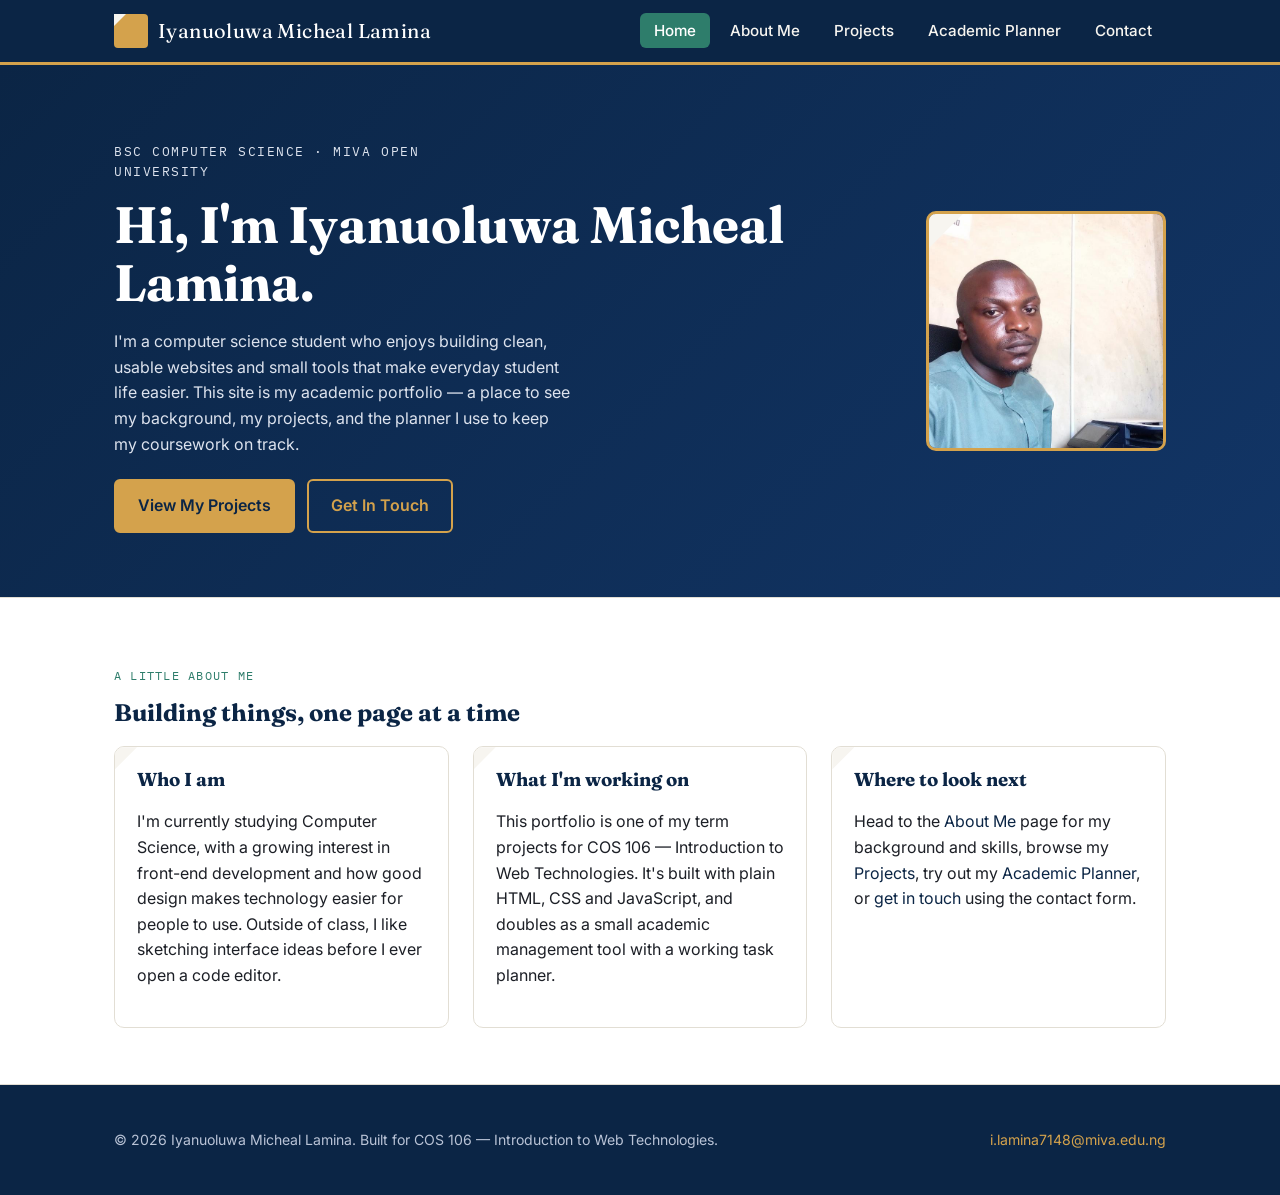
<file: index.html>
<!DOCTYPE html>
<html lang="en">
<head>
  <meta charset="UTF-8">
  <meta name="viewport" content="width=device-width, initial-scale=1.0">
  <title>Iyanuoluwa Micheal Lamina — Student Portfolio</title>

  <!-- External stylesheet: shared by every page in this site -->
  <link rel="stylesheet" href="css/styles.css">

  <!-- Google Fonts used across the site -->
  <link rel="preconnect" href="https://fonts.googleapis.com">
  <link href="https://fonts.googleapis.com/css2?family=Fraunces:wght@500;700&family=Inter:wght@400;500;600&family=IBM+Plex+Mono:wght@400;500&display=swap" rel="stylesheet">
</head>
<body>

  <!-- Skip link for keyboard/screen-reader users -->
  <a class="skip-link" href="#main-content">Skip to main content</a>

  <!-- ============ SITE HEADER / NAVIGATION ============
       This same header (with the same links) appears on every
       page, which is what "wires" the pages together. -->
  <header class="site-header">
    <div class="nav-wrap">
      <a class="brand" href="index.html">
        <span class="brand-mark"></span>
        Iyanuoluwa Micheal Lamina
      </a>
      <nav class="main-nav" aria-label="Main navigation">
        <ul>
          <li><a href="index.html">Home</a></li>
          <li><a href="about.html">About Me</a></li>
          <li><a href="projects.html">Projects</a></li>
          <li><a href="planner.html">Academic Planner</a></li>
          <li><a href="contact.html">Contact</a></li>
        </ul>
      </nav>
    </div>
  </header>

  <main id="main-content">

    <!-- ============ HERO SECTION ============ -->
    <section class="hero">
      <div class="container">
        <div class="hero-text fade-in">
          <p class="hero-eyebrow">BSc Computer Science · MIVA Open University</p>
          <h1>Hi, I'm Iyanuoluwa Micheal Lamina.</h1>
          <p>
            I'm a computer science student who enjoys building clean,
            usable websites and small tools that make everyday student
            life easier. This site is my academic portfolio — a place
            to see my background, my projects, and the planner I use
            to keep my coursework on track.
          </p>
          <div class="hero-ctas">
            <a class="btn" href="projects.html">View My Projects</a>
            <a class="btn btn-outline" href="contact.html">Get In Touch</a>
          </div>
        </div>

        <div class="hero-photo fade-in">
          <div class="id-card-frame">
            <img src="images/me.jpeg" alt="Picture of Iyanuoluwa">
          </div>
        </div>
      </div>
    </section>

    <!-- ============ BRIEF BIOGRAPHY ============ -->
    <section class="alt">
      <div class="container">
        <p class="section-eyebrow">A Little About Me</p>
        <h2>Building things, one page at a time</h2>
        <div class="grid">
          <div class="card">
            <h3>Who I am</h3>
            <p>
              I'm currently studying Computer Science, with a growing
              interest in front-end development and how good design
              makes technology easier for people to use. Outside of
              class, I like sketching interface ideas before I ever
              open a code editor.
            </p>
          </div>
          <div class="card">
            <h3>What I'm working on</h3>
            <p>
              This portfolio is one of my term projects for COS 106 —
              Introduction to Web Technologies. It's built with plain
              HTML, CSS and JavaScript, and doubles as a small academic
              management tool with a working task planner.
            </p>
          </div>
          <div class="card">
            <h3>Where to look next</h3>
            <p>
              Head to the <a href="about.html">About Me</a> page for my
              background and skills, browse my <a href="projects.html">Projects</a>,
              try out my <a href="planner.html">Academic Planner</a>, or
              <a href="contact.html">get in touch</a> using the contact form.
            </p>
          </div>
        </div>
      </div>
    </section>

  </main>

  <!-- ============ SITE FOOTER ============ -->
  <footer class="site-footer">
    <div class="container">
      <p>&copy; 2026 Iyanuoluwa Micheal Lamina. Built for COS 106 — Introduction to Web Technologies.</p>
      <p><a href="contact.html">i.lamina7148@miva.edu.ng</a></p>
    </div>
  </footer>

  <!-- External JavaScript, shared by every page -->
  <script src="js/script.js"></script>
</body>
</html>
</file>
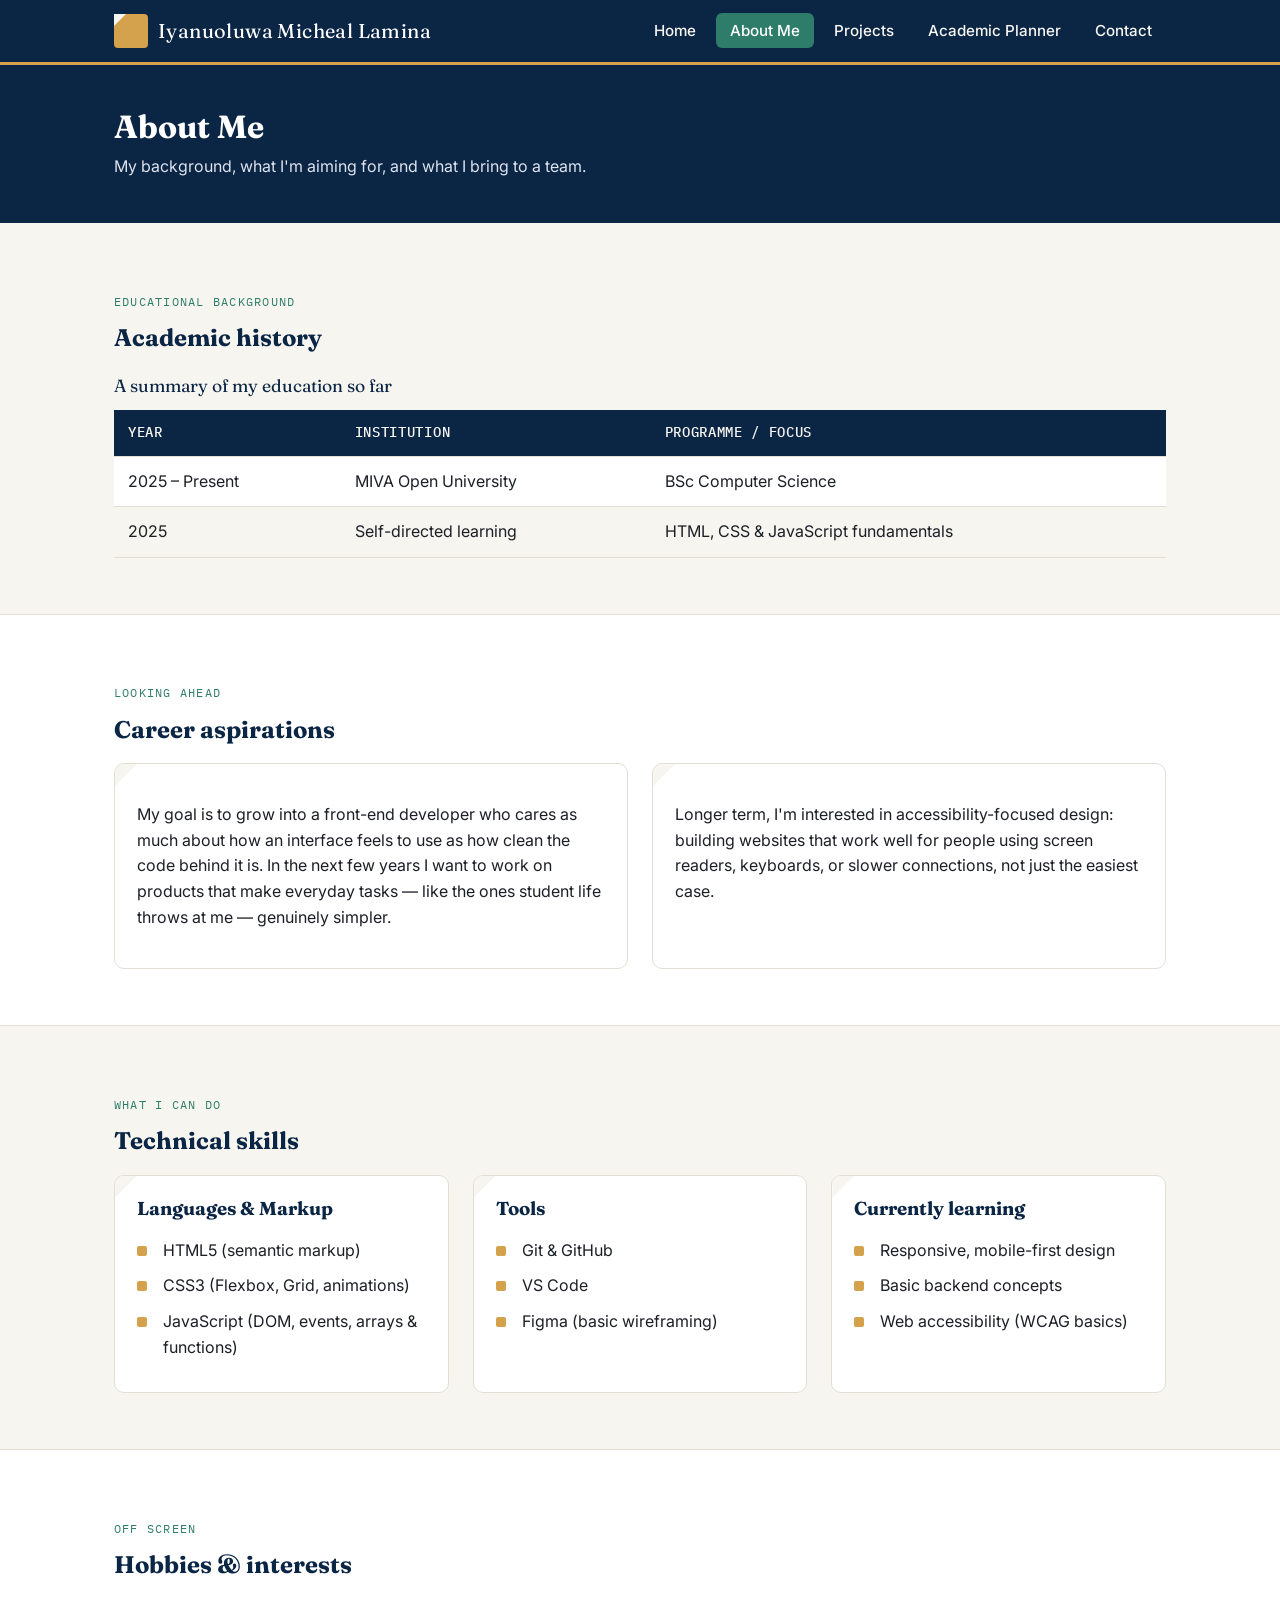
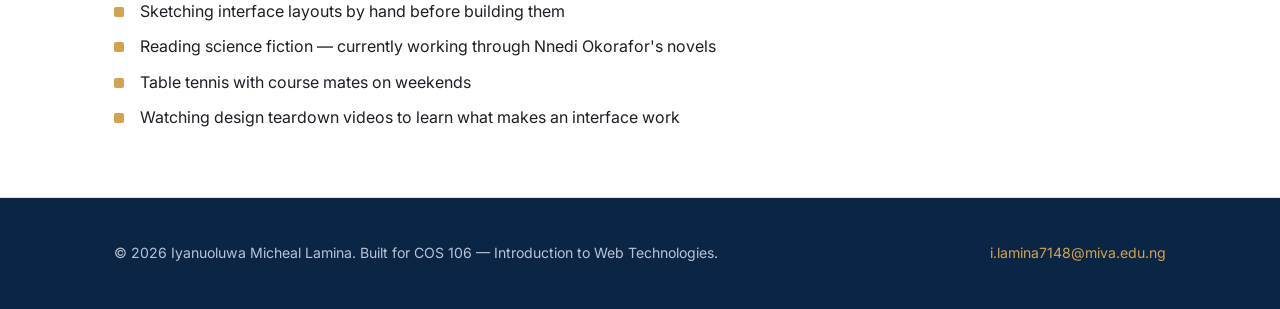
<file: about.html>
<!DOCTYPE html>
<html lang="en">
<head>
  <meta charset="UTF-8">
  <meta name="viewport" content="width=device-width, initial-scale=1.0">
  <title>About Me — Iyanuoluwa Micheal Lamina</title>
  <link rel="stylesheet" href="css/styles.css">
  <link rel="preconnect" href="https://fonts.googleapis.com">
  <link href="https://fonts.googleapis.com/css2?family=Fraunces:wght@500;700&family=Inter:wght@400;500;600&family=IBM+Plex+Mono:wght@400;500&display=swap" rel="stylesheet">
</head>
<body>

  <a class="skip-link" href="#main-content">Skip to main content</a>

  <header class="site-header">
    <div class="nav-wrap">
      <a class="brand" href="index.html">
        <span class="brand-mark"></span>
        Iyanuoluwa Micheal Lamina
      </a>
      <nav class="main-nav" aria-label="Main navigation">
        <ul>
          <li><a href="index.html">Home</a></li>
          <li><a href="about.html">About Me</a></li>
          <li><a href="projects.html">Projects</a></li>
          <li><a href="planner.html">Academic Planner</a></li>
          <li><a href="contact.html">Contact</a></li>
        </ul>
      </nav>
    </div>
  </header>

  <main id="main-content">

    <div class="page-header">
      <div class="container">
        <h1>About Me</h1>
        <p>My background, what I'm aiming for, and what I bring to a team.</p>
      </div>
    </div>

    <!-- Educational background -->
    <section>
      <div class="container">
        <p class="section-eyebrow">Educational Background</p>
        <h2>Academic history</h2>
        <table>
          <caption>A summary of my education so far</caption>
          <thead>
            <tr>
              <th scope="col">Year</th>
              <th scope="col">Institution</th>
              <th scope="col">Programme / Focus</th>
            </tr>
          </thead>
          <tbody>
            <tr>
              <td>2025 – Present</td>
              <td>MIVA Open University</td>
              <td>BSc Computer Science</td>
            </tr>
            <tr>
              <td>2025</td>
              <td>Self-directed learning</td>
              <td>HTML, CSS &amp; JavaScript fundamentals</td>
            </tr>
          </tbody>
        </table>
      </div>
    </section>

    <!-- Career aspirations -->
    <section class="alt">
      <div class="container">
        <p class="section-eyebrow">Looking Ahead</p>
        <h2>Career aspirations</h2>
        <div class="grid">
          <div class="card">
            <p>
              My goal is to grow into a front-end developer who cares as
              much about how an interface feels to use as how clean the
              code behind it is. In the next few years I want to work on
              products that make everyday tasks — like the ones student
              life throws at me — genuinely simpler.
            </p>
          </div>
          <div class="card">
            <p>
              Longer term, I'm interested in accessibility-focused design:
              building websites that work well for people using screen
              readers, keyboards, or slower connections, not just the
              easiest case.
            </p>
          </div>
        </div>
      </div>
    </section>

    <!-- Technical skills -->
    <section>
      <div class="container">
        <p class="section-eyebrow">What I Can Do</p>
        <h2>Technical skills</h2>
        <div class="grid">
          <div class="card">
            <h3>Languages &amp; Markup</h3>
            <ul class="tick-list">
              <li>HTML5 (semantic markup)</li>
              <li>CSS3 (Flexbox, Grid, animations)</li>
              <li>JavaScript (DOM, events, arrays &amp; functions)</li>
            </ul>
          </div>
          <div class="card">
            <h3>Tools</h3>
            <ul class="tick-list">
              <li>Git &amp; GitHub</li>
              <li>VS Code</li>
              <li>Figma (basic wireframing)</li>
            </ul>
          </div>
          <div class="card">
            <h3>Currently learning</h3>
            <ul class="tick-list">
              <li>Responsive, mobile-first design</li>
              <li>Basic backend concepts</li>
              <li>Web accessibility (WCAG basics)</li>
            </ul>
          </div>
        </div>
      </div>
    </section>

    <!-- Hobbies and interests -->
    <section class="alt">
      <div class="container">
        <p class="section-eyebrow">Off Screen</p>
        <h2>Hobbies &amp; interests</h2>
        <ul class="tick-list">
          <li>Sketching interface layouts by hand before building them</li>
          <li>Reading science fiction — currently working through Nnedi Okorafor's novels</li>
          <li>Table tennis with course mates on weekends</li>
          <li>Watching design teardown videos to learn what makes an interface work</li>
        </ul>
      </div>
    </section>

  </main>

  <footer class="site-footer">
    <div class="container">
      <p>&copy; 2026 Iyanuoluwa Micheal Lamina. Built for COS 106 — Introduction to Web Technologies.</p>
      <p><a href="contact.html">i.lamina7148@miva.edu.ng</a></p>
    </div>
  </footer>

  <script src="js/script.js"></script>
</body>
</html>
</file>
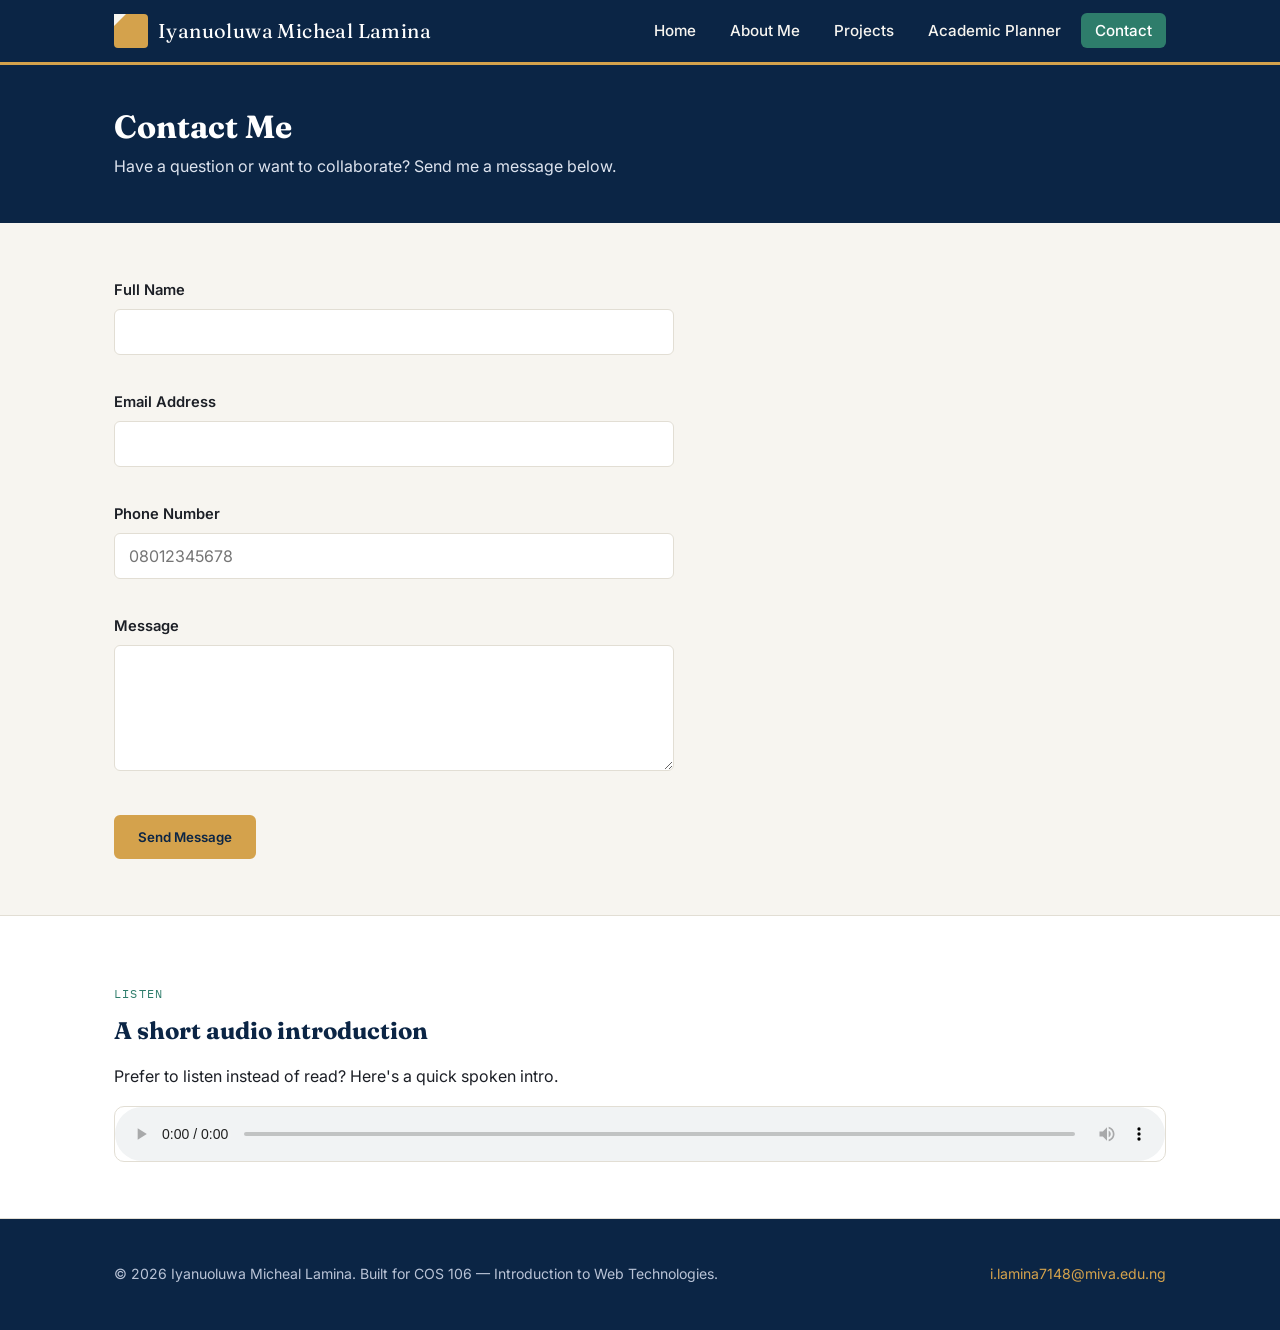
<file: contact.html>
<!DOCTYPE html>
<html lang="en">
<head>
  <meta charset="UTF-8">
  <meta name="viewport" content="width=device-width, initial-scale=1.0">
  <title>Contact — Iyanuoluwa Micheal Lamina</title>
  <link rel="stylesheet" href="css/styles.css">
  <link rel="preconnect" href="https://fonts.googleapis.com">
  <link href="https://fonts.googleapis.com/css2?family=Fraunces:wght@500;700&family=Inter:wght@400;500;600&family=IBM+Plex+Mono:wght@400;500&display=swap" rel="stylesheet">
</head>
<body>

  <a class="skip-link" href="#main-content">Skip to main content</a>

  <header class="site-header">
    <div class="nav-wrap">
      <a class="brand" href="index.html">
        <span class="brand-mark"></span>
        Iyanuoluwa Micheal Lamina
      </a>
      <nav class="main-nav" aria-label="Main navigation">
        <ul>
          <li><a href="index.html">Home</a></li>
          <li><a href="about.html">About Me</a></li>
          <li><a href="projects.html">Projects</a></li>
          <li><a href="planner.html">Academic Planner</a></li>
          <li><a href="contact.html">Contact</a></li>
        </ul>
      </nav>
    </div>
  </header>

  <main id="main-content">

    <div class="page-header">
      <div class="container">
        <h1>Contact Me</h1>
        <p>Have a question or want to collaborate? Send me a message below.</p>
      </div>
    </div>

    <section>
      <div class="container">

        <!-- Success message, shown by JavaScript after a valid submission -->
        <div id="form-success" role="status"></div>

        <!-- The form itself. JavaScript in js/script.js validates it
             on submit: no empty fields, valid email, digits-only phone. -->
        <form id="contact-form" class="contact-form" novalidate>

          <div class="form-field">
            <label for="name">Full Name</label>
            <input type="text" id="name" name="name" autocomplete="name">
            <p class="form-error"></p>
          </div>

          <div class="form-field">
            <label for="email">Email Address</label>
            <input type="text" id="email" name="email" autocomplete="email">
            <p class="form-error"></p>
          </div>

          <div class="form-field">
            <label for="phone">Phone Number</label>
            <input type="text" id="phone" name="phone" autocomplete="tel" placeholder="08012345678">
            <p class="form-error"></p>
          </div>

          <div class="form-field">
            <label for="message">Message</label>
            <textarea id="message" name="message" rows="5"></textarea>
            <p class="form-error"></p>
          </div>

          <button type="submit" class="btn">Send Message</button>
        </form>

      </div>
    </section>

    <!-- Multimedia requirement: a short audio introduction -->
    <section class="alt">
      <div class="container">
        <p class="section-eyebrow">Listen</p>
        <h2>A short audio introduction</h2>
        <p>Prefer to listen instead of read? Here's a quick spoken intro.</p>
        <div class="media-wrap">
          <audio controls>
            <source src="https://www.soundhelix.com/examples/mp3/SoundHelix-Song-1.mp3" type="audio/mpeg">
            Your browser does not support the audio element.
          </audio>
        </div>
      </div>
    </section>

  </main>

  <footer class="site-footer">
    <div class="container">
      <p>&copy; 2026 Iyanuoluwa Micheal Lamina. Built for COS 106 — Introduction to Web Technologies.</p>
      <p><a href="contact.html">i.lamina7148@miva.edu.ng</a></p>
    </div>
  </footer>

  <script src="js/script.js"></script>
</body>
</html>
</file>
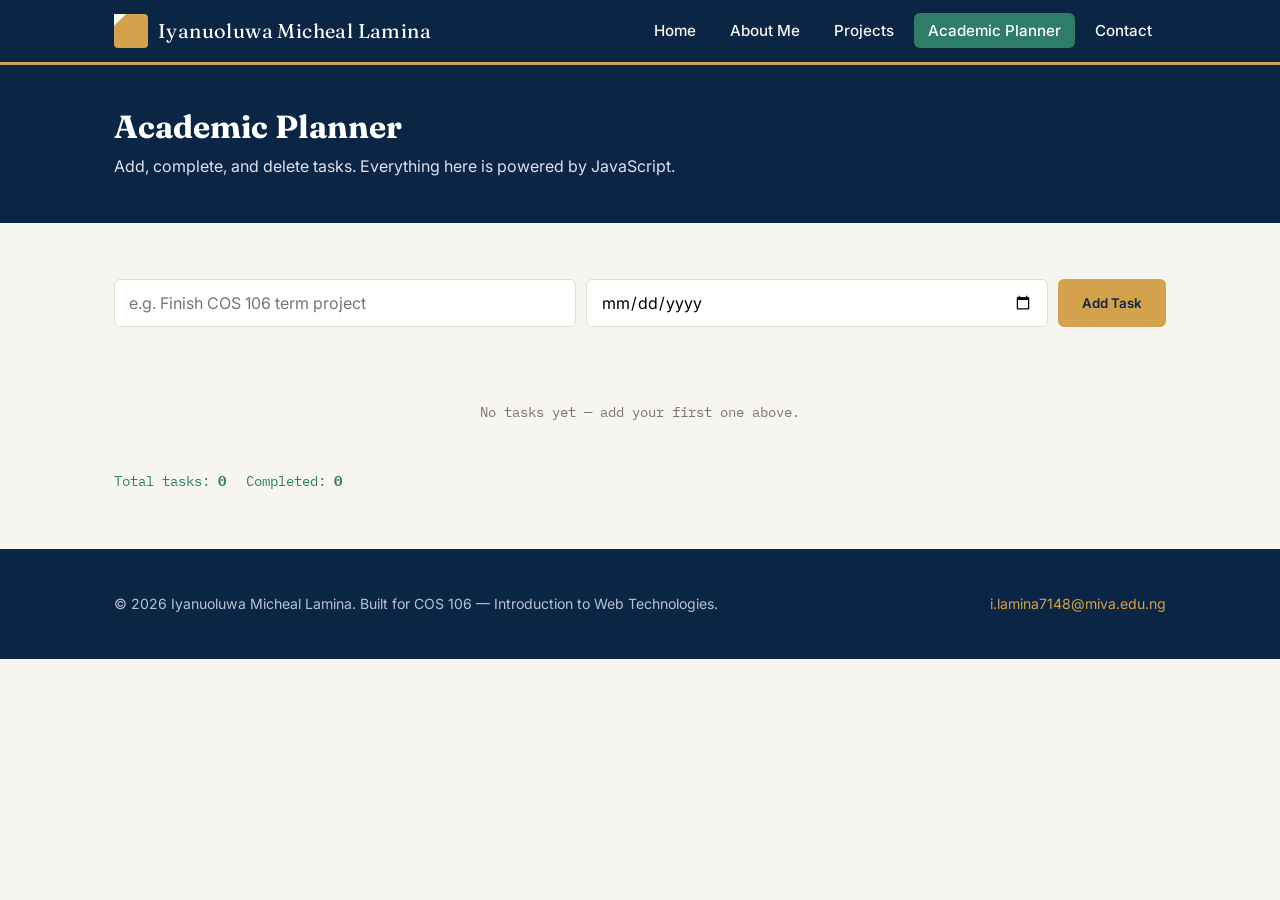
<file: planner.html>
<!DOCTYPE html>
<html lang="en">
<head>
  <meta charset="UTF-8">
  <meta name="viewport" content="width=device-width, initial-scale=1.0">
  <title>Academic Planner — Iyanuoluwa Micheal Lamina</title>
  <link rel="stylesheet" href="css/styles.css">
  <link rel="preconnect" href="https://fonts.googleapis.com">
  <link href="https://fonts.googleapis.com/css2?family=Fraunces:wght@500;700&family=Inter:wght@400;500;600&family=IBM+Plex+Mono:wght@400;500&display=swap" rel="stylesheet">
</head>
<body>

  <a class="skip-link" href="#main-content">Skip to main content</a>

  <header class="site-header">
    <div class="nav-wrap">
      <a class="brand" href="index.html">
        <span class="brand-mark"></span>
        Iyanuoluwa Micheal Lamina
      </a>
      <nav class="main-nav" aria-label="Main navigation">
        <ul>
          <li><a href="index.html">Home</a></li>
          <li><a href="about.html">About Me</a></li>
          <li><a href="projects.html">Projects</a></li>
          <li><a href="planner.html">Academic Planner</a></li>
          <li><a href="contact.html">Contact</a></li>
        </ul>
      </nav>
    </div>
  </header>

  <main id="main-content">

    <div class="page-header">
      <div class="container">
        <h1>Academic Planner</h1>
        <p>Add, complete, and delete tasks. Everything here is powered by JavaScript.</p>
      </div>
    </div>

    <section>
      <div class="container">

        <!-- Form for adding a new task. JavaScript intercepts the
             submit event so the page never actually reloads. -->
        <form id="task-form" class="planner-form">
          <label class="visually-hidden" for="task-input">Task description</label>
          <input
            type="text"
            id="task-input"
            name="task"
            placeholder="e.g. Finish COS 106 term project"
            required
          >

          <label class="visually-hidden" for="task-due-input">Due date</label>
          <input
            type="date"
            id="task-due-input"
            name="due"
          >

          <button type="submit" class="btn">Add Task</button>
        </form>

        <!-- Tasks are rendered into this list by js/script.js -->
        <ul id="task-list"></ul>

        <!-- Shown by JavaScript only when the task list is empty -->
        <p id="planner-empty" class="planner-empty">No tasks yet — add your first one above.</p>

        <!-- Live summary, updated by JavaScript every time the list changes -->
        <div class="planner-stats">
          <span>Total tasks: <strong id="stat-total">0</strong></span>
          <span>Completed: <strong id="stat-done">0</strong></span>
        </div>

      </div>
    </section>

  </main>

  <footer class="site-footer">
    <div class="container">
      <p>&copy; 2026 Iyanuoluwa Micheal Lamina. Built for COS 106 — Introduction to Web Technologies.</p>
      <p><a href="contact.html">i.lamina7148@miva.edu.ng</a></p>
    </div>
  </footer>

  <script src="js/script.js"></script>
</body>
</html>
</file>
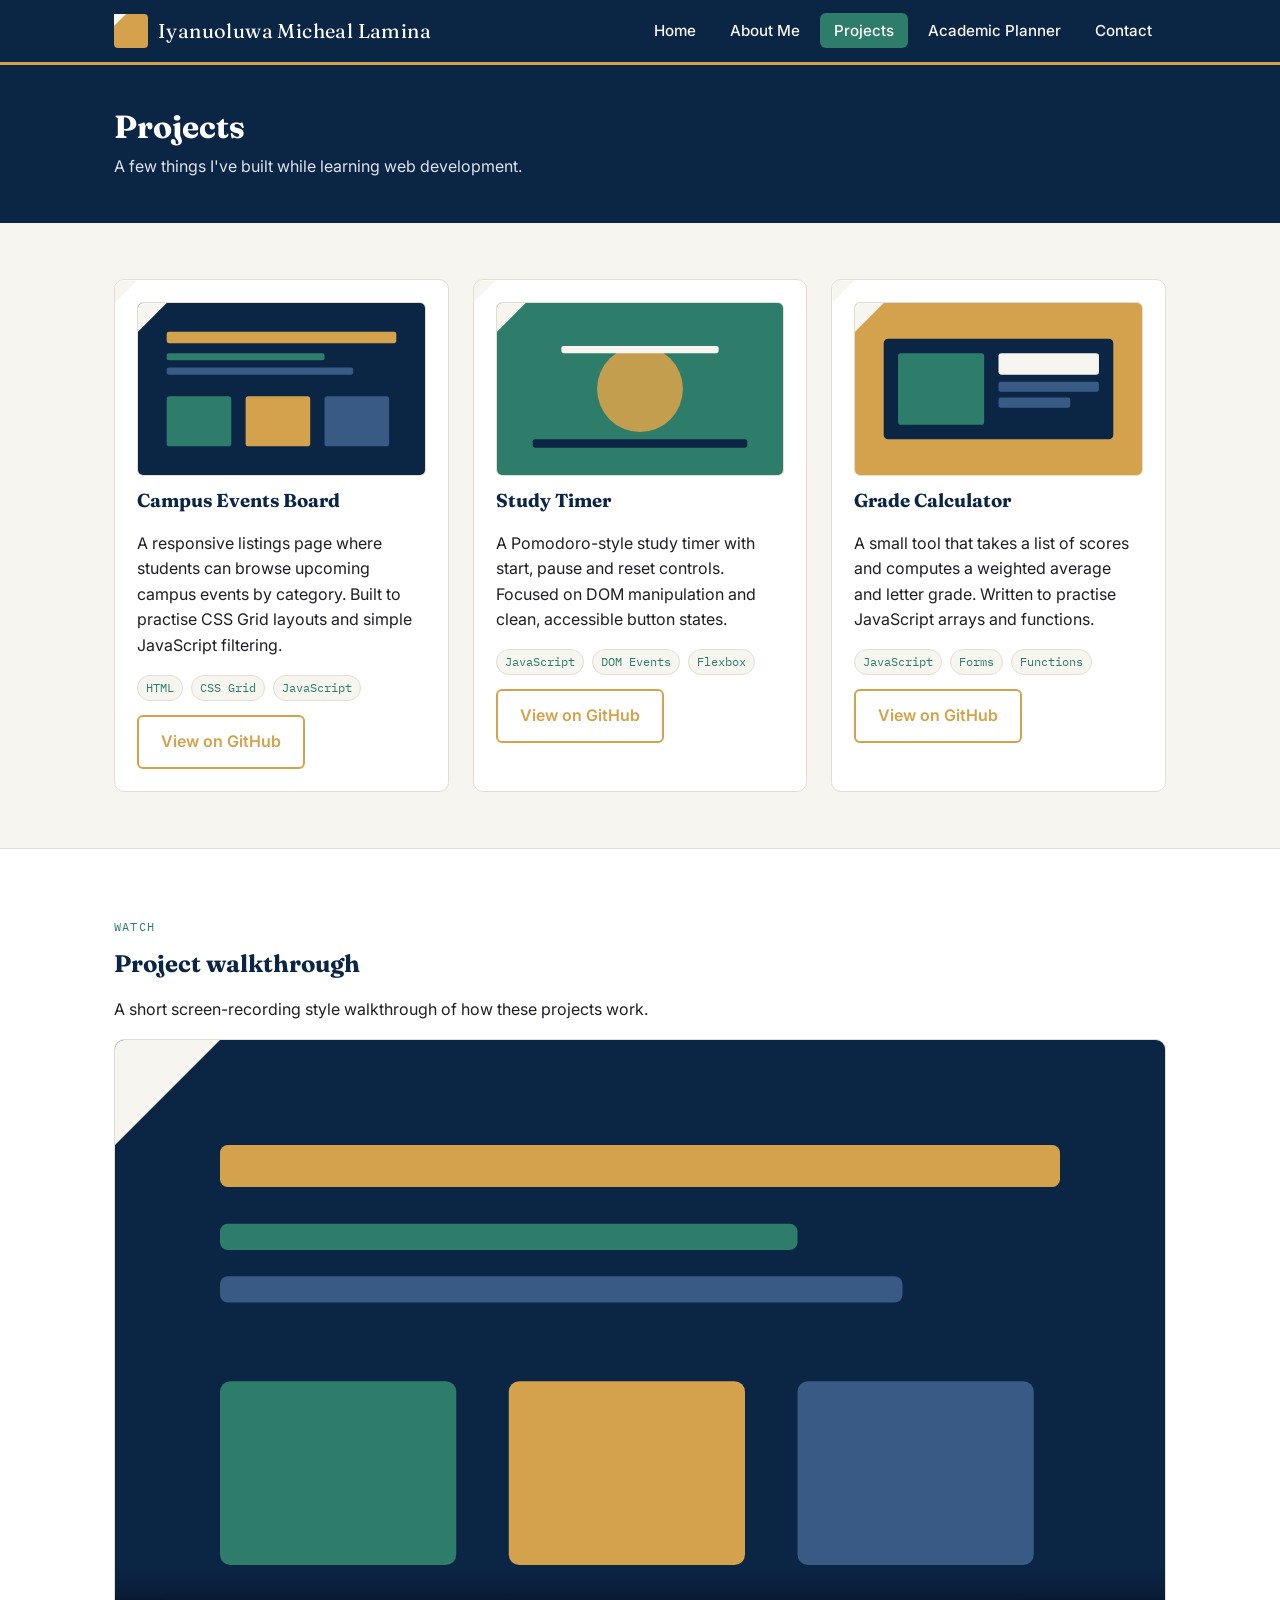
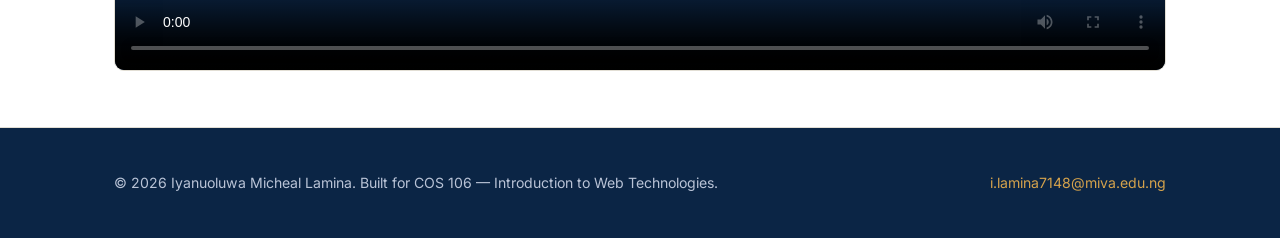
<file: projects.html>
<!DOCTYPE html>
<html lang="en">
<head>
  <meta charset="UTF-8">
  <meta name="viewport" content="width=device-width, initial-scale=1.0">
  <title>Projects — Iyanuoluwa Micheal Lamina</title>
  <link rel="stylesheet" href="css/styles.css">
  <link rel="preconnect" href="https://fonts.googleapis.com">
  <link href="https://fonts.googleapis.com/css2?family=Fraunces:wght@500;700&family=Inter:wght@400;500;600&family=IBM+Plex+Mono:wght@400;500&display=swap" rel="stylesheet">
</head>
<body>

  <a class="skip-link" href="#main-content">Skip to main content</a>

  <header class="site-header">
    <div class="nav-wrap">
      <a class="brand" href="index.html">
        <span class="brand-mark"></span>
        Iyanuoluwa Micheal Lamina
      </a>
      <nav class="main-nav" aria-label="Main navigation">
        <ul>
          <li><a href="index.html">Home</a></li>
          <li><a href="about.html">About Me</a></li>
          <li><a href="projects.html">Projects</a></li>
          <li><a href="planner.html">Academic Planner</a></li>
          <li><a href="contact.html">Contact</a></li>
        </ul>
      </nav>
    </div>
  </header>

  <main id="main-content">

    <div class="page-header">
      <div class="container">
        <h1>Projects</h1>
        <p>A few things I've built while learning web development.</p>
      </div>
    </div>

    <section>
      <div class="container">
        <div class="grid">

          <!-- Project 1 -->
          <article class="card project-card">
            <img src="images/project1.svg" alt="Screenshot placeholder for the Campus Events Board project">
            <h3>Campus Events Board</h3>
            <p>
              A responsive listings page where students can browse upcoming
              campus events by category. Built to practise CSS Grid layouts
              and simple JavaScript filtering.
            </p>
            <div class="project-tags">
              <span class="tag">HTML</span>
              <span class="tag">CSS Grid</span>
              <span class="tag">JavaScript</span>
            </div>
            <a class="btn btn-outline" href="https://micheal7148-stack.github.io/student-portfolio/" target="_blank" rel="noopener">View on GitHub</a>
          </article>

          <!-- Project 2 -->
          <article class="card project-card">
            <img src="images/project2.svg" alt="Screenshot placeholder for the Study Timer project">
            <h3>Study Timer</h3>
            <p>
              A Pomodoro-style study timer with start, pause and reset
              controls. Focused on DOM manipulation and clean, accessible
              button states.
            </p>
            <div class="project-tags">
              <span class="tag">JavaScript</span>
              <span class="tag">DOM Events</span>
              <span class="tag">Flexbox</span>
            </div>
            <a class="btn btn-outline" href="https://micheal7148-stack.github.io/student-portfolio/" target="_blank" rel="noopener">View on GitHub</a>
          </article>

          <!-- Project 3 -->
          <article class="card project-card">
            <img src="images/project3.svg" alt="Screenshot placeholder for the Grade Calculator project">
            <h3>Grade Calculator</h3>
            <p>
              A small tool that takes a list of scores and computes a
              weighted average and letter grade. Written to practise
              JavaScript arrays and functions.
            </p>
            <div class="project-tags">
              <span class="tag">JavaScript</span>
              <span class="tag">Forms</span>
              <span class="tag">Functions</span>
            </div>
            <a class="btn btn-outline" href="https://micheal7148-stack.github.io/student-portfolio/" target="_blank" rel="noopener">View on GitHub</a>
          </article>

        </div>
      </div>
    </section>

    <!-- Multimedia requirement: a short video walkthrough -->
    <section class="alt">
      <div class="container">
        <p class="section-eyebrow">Watch</p>
        <h2>Project walkthrough</h2>
        <p>A short screen-recording style walkthrough of how these projects work.</p>
        <div class="media-wrap">
          <video controls poster="images/project1.svg">
            <source src="https://www.w3schools.com/html/mov_bbb.mp4" type="video/mp4">
            Your browser does not support the video tag.
          </video>
        </div>
      </div>
    </section>

  </main>

  <footer class="site-footer">
    <div class="container">
      <p>&copy; 2026 Iyanuoluwa Micheal Lamina. Built for COS 106 — Introduction to Web Technologies.</p>
      <p><a href="contact.html">i.lamina7148@miva.edu.ng</a></p>
    </div>
  </footer>

  <script src="js/script.js"></script>
</body>
</html>
</file>
<file: css/styles.css>
/* ============================================================
   COS 106 TERM PROJECT — SHARED STYLESHEET
   This one file is linked from every page (index, about, projects,
   planner, contact) so the whole site shares one consistent look.
   Design language: an "academic ID card" motif — a navy/gold/teal
   palette with a corner notch on cards, echoing a student ID badge.
   ============================================================ */

/* ---------- Design tokens (colours, fonts, spacing) ---------- */
:root {
  --navy: #0B2545;      /* primary brand colour */
  --navy-light: #123566;
  --gold: #D4A24C;      /* accent colour */
  --teal: #2E7D6B;      /* secondary accent */
  --cream: #F7F5F0;     /* page background */
  --ink: #1C1F26;       /* main text colour */
  --line: #E2DED4;      /* borders / dividers */
  --white: #FFFFFF;

  --font-display: "Fraunces", Georgia, serif;
  --font-body: "Inter", Arial, sans-serif;
  --font-mono: "IBM Plex Mono", "Courier New", monospace;

  --radius: 10px;
  --max-width: 1100px;
}

/* ---------- Reset / base ---------- */
* {
  box-sizing: border-box;
}

html {
  scroll-behavior: smooth;
}

body {
  margin: 0;
  font-family: var(--font-body);
  background: var(--cream);
  color: var(--ink);
  line-height: 1.6;
}

img {
  max-width: 100%;
  display: block;
}

a {
  color: var(--navy);
  text-decoration: none;
}

h1, h2, h3, h4 {
  font-family: var(--font-display);
  color: var(--navy);
  line-height: 1.15;
  margin-top: 0;
}

.container {
  max-width: var(--max-width);
  margin: 0 auto;
  padding: 0 24px;
}

/* ---------- Visually hidden (screen-reader-only labels) ---------- */
.visually-hidden {
  position: absolute;
  width: 1px;
  height: 1px;
  overflow: hidden;
  clip: rect(0 0 0 0);
  white-space: nowrap;
}

/* ---------- Skip link (accessibility) ---------- */
.skip-link {
  position: absolute;
  left: -999px;
  top: 0;
  background: var(--gold);
  color: var(--navy);
  padding: 10px 16px;
  z-index: 100;
}
.skip-link:focus {
  left: 12px;
  top: 12px;
}

/* ---------- Site header / navigation ---------- */
.site-header {
  background: var(--navy);
  position: sticky;
  top: 0;
  z-index: 50;
  border-bottom: 3px solid var(--gold);
}

.nav-wrap {
  display: flex;
  align-items: center;
  justify-content: space-between;
  padding: 14px 24px;
  max-width: var(--max-width);
  margin: 0 auto;
  flex-wrap: wrap;
  gap: 12px;
}

.brand {
  display: flex;
  align-items: center;
  gap: 10px;
  color: var(--white);
  font-family: var(--font-display);
  font-size: 1.25rem;
  letter-spacing: 0.02em;
}

.brand .brand-mark {
  width: 34px;
  height: 34px;
  background: var(--gold);
  border-radius: 4px;
  position: relative;
  flex-shrink: 0;
}
.brand .brand-mark::before {
  content: "";
  position: absolute;
  top: 0; left: 0;
  width: 12px; height: 12px;
  background: var(--cream);
  clip-path: polygon(0 0, 100% 0, 0 100%);
}

.main-nav ul {
  list-style: none;
  display: flex;
  gap: 6px;
  margin: 0;
  padding: 0;
  flex-wrap: wrap;
}

.main-nav a {
  color: var(--cream);
  padding: 8px 14px;
  border-radius: 6px;
  font-size: 0.95rem;
  font-weight: 500;
  transition: background 0.2s ease, color 0.2s ease;
}

.main-nav a:hover,
.main-nav a:focus {
  background: var(--gold);
  color: var(--navy);
}

.main-nav a[aria-current="page"] {
  background: var(--teal);
  color: var(--white);
}

/* ---------- Hero (homepage) ---------- */
.hero {
  background: linear-gradient(135deg, var(--navy) 0%, var(--navy-light) 100%);
  color: var(--cream);
  padding: 64px 0;
}

.hero .container {
  display: flex;
  align-items: center;
  gap: 48px;
  flex-wrap: wrap;
}

.hero-text {
  flex: 1 1 360px;
}

.hero-eyebrow {
  font-family: var(--font-mono);
  text-transform: uppercase;
  letter-spacing: 0.12em;
  color: var(--gold);
  font-size: 0.8rem;
}

.hero h1 {
  color: var(--white);
  font-size: clamp(2rem, 5vw, 3.2rem);
  margin: 10px 0 14px;
}

.hero p {
  max-width: 46ch;
  color: #DDE3EE;
}

.hero-photo {
  flex: 0 0 240px;
}

/* the ID-card frame reused around the profile photo */
.id-card-frame {
  border: 3px solid var(--gold);
  border-radius: var(--radius);
  overflow: hidden;
  position: relative;
  background: var(--navy);
}

.id-card-frame::after {
  content: "";
  position: absolute;
  top: 0; left: 0;
  width: 34px; height: 34px;
  background: var(--cream);
  clip-path: polygon(0 0, 100% 0, 0 100%);
}

.btn {
  display: inline-block;
  font-family: var(--font-body);
  font-weight: 600;
  padding: 12px 22px;
  border-radius: 6px;
  border: 2px solid var(--gold);
  background: var(--gold);
  color: var(--navy);
  cursor: pointer;
  transition: transform 0.15s ease, box-shadow 0.15s ease;
}

.btn:hover,
.btn:focus {
  transform: translateY(-2px);
  box-shadow: 0 6px 14px rgba(0,0,0,0.18);
}

.btn.btn-outline {
  background: transparent;
  color: var(--gold);
}

.btn.btn-outline:hover {
  background: var(--gold);
  color: var(--navy);
}

.hero-ctas {
  display: flex;
  gap: 12px;
  margin-top: 22px;
  flex-wrap: wrap;
}

/* ---------- Generic page header (non-homepage) ---------- */
.page-header {
  background: var(--navy);
  color: var(--cream);
  padding: 44px 0;
}

.page-header h1 {
  color: var(--white);
  margin-bottom: 8px;
}

.page-header p {
  color: #DDE3EE;
  margin: 0;
}

/* ---------- Sections ---------- */
section {
  padding: 56px 0;
}

section.alt {
  background: var(--white);
  border-top: 1px solid var(--line);
  border-bottom: 1px solid var(--line);
}

.section-eyebrow {
  font-family: var(--font-mono);
  color: var(--teal);
  text-transform: uppercase;
  font-size: 0.78rem;
  letter-spacing: 0.1em;
}

/* ---------- Cards (used for bio blurb, project cards, tasks) ---------- */
.card {
  background: var(--white);
  border: 1px solid var(--line);
  border-radius: var(--radius);
  padding: 22px;
  position: relative;
  overflow: hidden;
}

.card::before {
  content: "";
  position: absolute;
  top: 0; left: 0;
  width: 22px; height: 22px;
  background: var(--cream);
  clip-path: polygon(0 0, 100% 0, 0 100%);
}

.grid {
  display: flex;
  flex-wrap: wrap;
  gap: 24px;
}

.grid > * {
  flex: 1 1 260px;
}

/* ---------- Lists with a small gold marker ---------- */
.tick-list {
  list-style: none;
  padding: 0;
  margin: 0;
}

.tick-list li {
  padding-left: 26px;
  position: relative;
  margin-bottom: 10px;
}

.tick-list li::before {
  content: "";
  position: absolute;
  left: 0;
  top: 8px;
  width: 10px;
  height: 10px;
  background: var(--gold);
  border-radius: 2px;
}

/* ---------- Tables ---------- */
table {
  width: 100%;
  border-collapse: collapse;
  background: var(--white);
}

caption {
  caption-side: top;
  text-align: left;
  font-family: var(--font-display);
  font-size: 1.1rem;
  color: var(--navy);
  margin-bottom: 10px;
}

th, td {
  text-align: left;
  padding: 12px 14px;
  border-bottom: 1px solid var(--line);
}

th {
  background: var(--navy);
  color: var(--cream);
  font-family: var(--font-mono);
  font-weight: 500;
  font-size: 0.85rem;
  text-transform: uppercase;
  letter-spacing: 0.05em;
}

tbody tr:nth-child(even) {
  background: var(--cream);
}

/* ---------- Project cards ---------- */
.project-card img {
  border-radius: 6px;
  margin-bottom: 14px;
  border: 1px solid var(--line);
}

.project-tags {
  display: flex;
  gap: 8px;
  flex-wrap: wrap;
  margin: 10px 0 14px;
}

.tag {
  font-family: var(--font-mono);
  font-size: 0.72rem;
  background: var(--cream);
  border: 1px solid var(--line);
  color: var(--teal);
  padding: 3px 8px;
  border-radius: 20px;
}

/* ---------- Planner ---------- */
.planner-form {
  display: flex;
  gap: 10px;
  flex-wrap: wrap;
  margin-bottom: 28px;
}

.planner-form input[type="text"],
.planner-form input[type="date"] {
  flex: 1 1 200px;
  padding: 12px 14px;
  border: 1px solid var(--line);
  border-radius: 6px;
  font-family: var(--font-body);
  font-size: 1rem;
}

.planner-form input:focus {
  outline: 2px solid var(--teal);
  outline-offset: 1px;
}

#task-list {
  list-style: none;
  padding: 0;
  margin: 0;
  display: flex;
  flex-direction: column;
  gap: 10px;
}

.task-item {
  display: flex;
  align-items: center;
  gap: 14px;
  background: var(--white);
  border: 1px solid var(--line);
  border-left: 5px solid var(--teal);
  border-radius: 6px;
  padding: 14px 16px;
  transition: opacity 0.2s ease;
}

.task-item.completed {
  border-left-color: var(--gold);
  opacity: 0.65;
}

.task-item.completed .task-text {
  text-decoration: line-through;
}

.task-text {
  flex: 1;
}

.task-due {
  font-family: var(--font-mono);
  font-size: 0.78rem;
  color: var(--teal);
}

.task-actions {
  display: flex;
  gap: 8px;
}

.task-actions button {
  border: none;
  background: var(--cream);
  border: 1px solid var(--line);
  border-radius: 6px;
  padding: 6px 10px;
  cursor: pointer;
  font-size: 0.85rem;
}

.task-actions button:hover {
  background: var(--line);
}

.task-actions .delete-btn:hover {
  background: #f3d6d6;
}

.planner-empty {
  text-align: center;
  color: #7A7568;
  padding: 30px 0;
  font-family: var(--font-mono);
  font-size: 0.9rem;
}

.planner-stats {
  display: flex;
  gap: 20px;
  font-family: var(--font-mono);
  font-size: 0.85rem;
  color: var(--teal);
  margin-top: 18px;
  flex-wrap: wrap;
}

/* ---------- Contact form ---------- */
.contact-form {
  max-width: 560px;
}

.form-field {
  margin-bottom: 18px;
}

.form-field label {
  display: block;
  font-weight: 600;
  margin-bottom: 6px;
  font-size: 0.92rem;
}

.form-field input,
.form-field textarea {
  width: 100%;
  padding: 12px 14px;
  border: 1px solid var(--line);
  border-radius: 6px;
  font-family: var(--font-body);
  font-size: 1rem;
}

.form-field input:focus,
.form-field textarea:focus {
  outline: 2px solid var(--teal);
  outline-offset: 1px;
}

.form-error {
  color: #B3261E;
  font-size: 0.82rem;
  margin-top: 4px;
  min-height: 1.1em;
}

.form-field.invalid input,
.form-field.invalid textarea {
  border-color: #B3261E;
}

#form-success {
  background: #E7F3EF;
  border: 1px solid var(--teal);
  color: #1E5B4D;
  padding: 14px 16px;
  border-radius: 6px;
  margin-bottom: 20px;
  display: none;
}

#form-success.show {
  display: block;
}

/* ---------- Multimedia ---------- */
.media-wrap {
  border-radius: var(--radius);
  overflow: hidden;
  border: 1px solid var(--line);
}

.media-wrap video,
.media-wrap audio {
  width: 100%;
  display: block;
}

/* ---------- Footer ---------- */
.site-footer {
  background: var(--navy);
  color: #B9C3D6;
  padding: 30px 0;
  font-size: 0.88rem;
}

.site-footer .container {
  display: flex;
  justify-content: space-between;
  flex-wrap: wrap;
  gap: 10px;
}

.site-footer a {
  color: var(--gold);
}

/* ---------- Fade-in animation on load ---------- */
.fade-in {
  animation: fadeIn 0.6s ease both;
}

@keyframes fadeIn {
  from { opacity: 0; transform: translateY(8px); }
  to   { opacity: 1; transform: translateY(0); }
}

@media (prefers-reduced-motion: reduce) {
  * { animation: none !important; transition: none !important; }
}

/* ---------- Responsive breakpoints ---------- */
@media (max-width: 640px) {
  .nav-wrap { flex-direction: column; align-items: flex-start; }
  .hero .container { flex-direction: column-reverse; text-align: left; }
  section { padding: 40px 0; }
}
</file>
